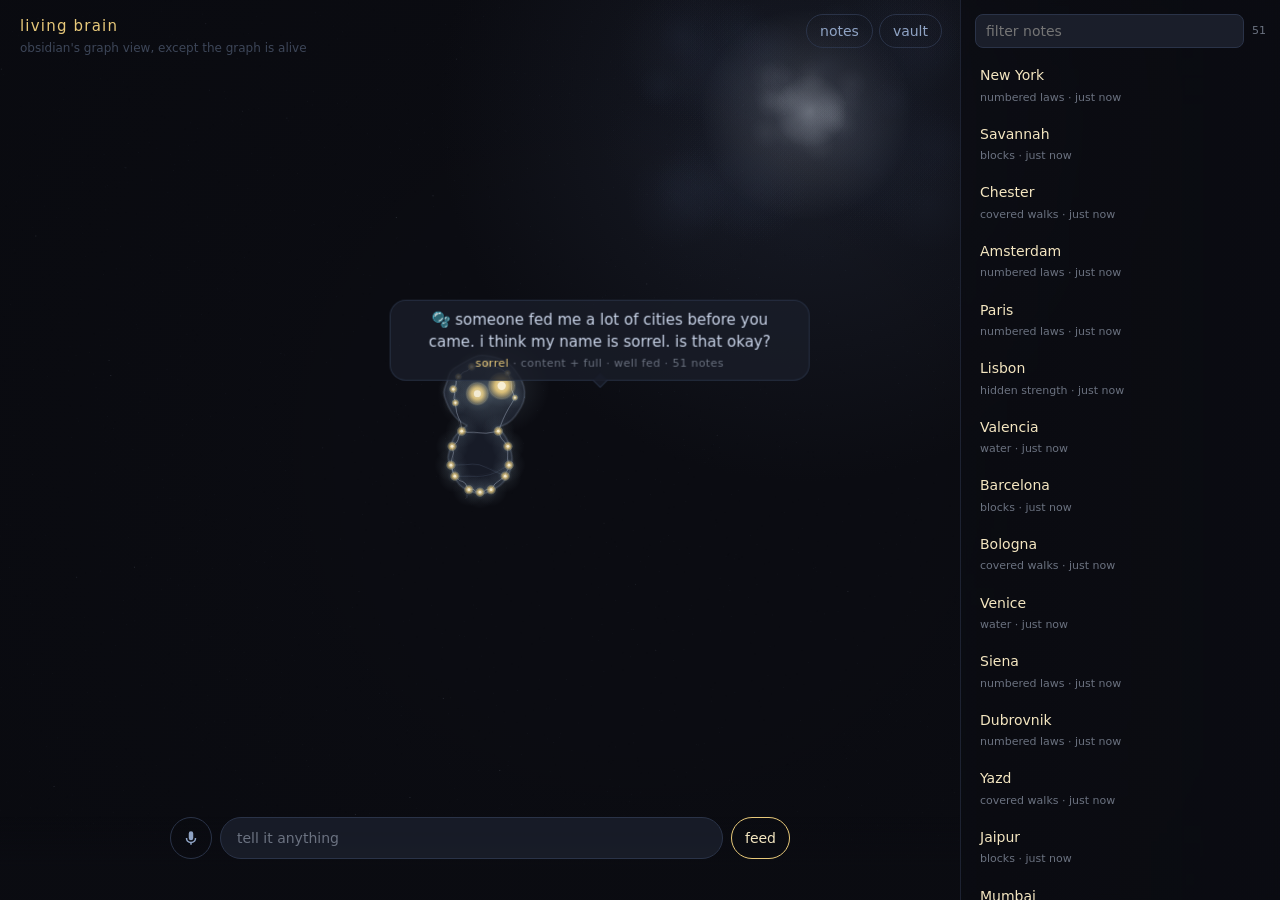
<file: index.html>
<!doctype html>
<html lang="en">
<head>
  <meta charset="utf-8">
  <meta name="viewport" content="width=device-width, initial-scale=1">
  <meta http-equiv="refresh" content="0; url=app/">
  <title>Living Brain</title>
</head>
<body><p><a href="app/">Open Living Brain</a></p></body>
</html>
</file>
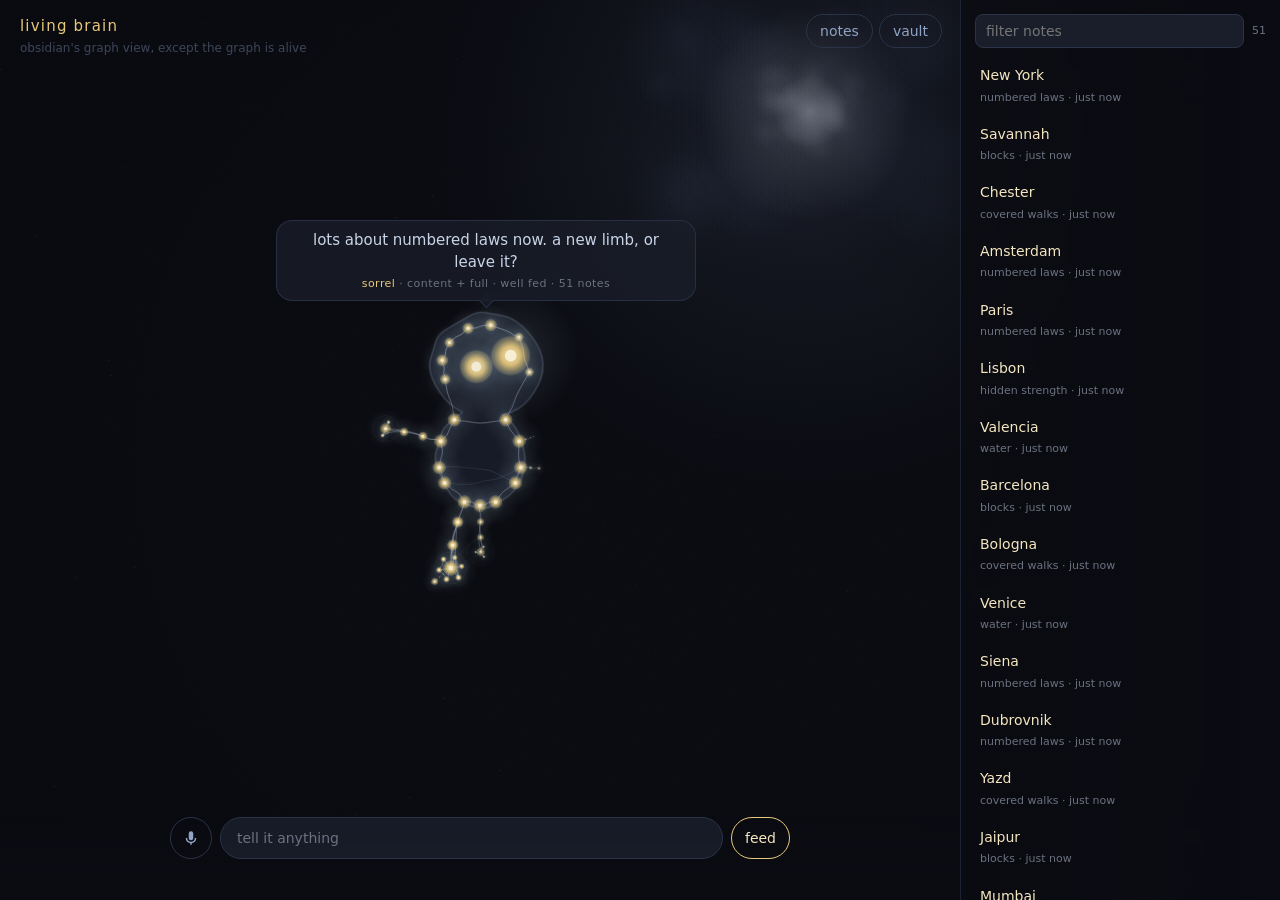
<file: app/index.html>
<!doctype html>
<html lang="en">
<head>
<meta charset="utf-8">
<meta name="viewport" content="width=device-width, initial-scale=1">
<meta name="theme-color" content="#0B0C12">
<title>living brain</title>
<link rel="icon" href="icon.svg" type="image/svg+xml">
<link rel="manifest" href="manifest.webmanifest">
<link rel="stylesheet" href="style.css">
</head>
<body>
<script>if (innerWidth < 1000) document.body.classList.add('panel-closed');</script>
<canvas id="creature" aria-label="your notes, drawn as a living creature"></canvas>

<header class="brand">
  <h1>living brain</h1>
  <p>obsidian's graph view, except the graph is alive</p>
</header>

<nav class="top">
  <button id="toggle-panel" aria-expanded="true" aria-controls="panel">notes</button>
  <details class="tools">
    <summary>vault</summary>
    <div class="tool-menu">
      <button id="new-brain" title="start with a clean private brain">new brain</button>
      <button id="import" title="restore a Living Brain JSON file">import</button>
      <button id="export" title="download your notes as JSON">export</button>
      <button id="install" title="install this brain on your device" hidden>install app</button>
      <button id="reset" title="replace this brain with the city demo">load demo</button>
    </div>
  </details>
  <input id="import-file" class="sr" type="file" accept="application/json,.json" tabindex="-1">
</nav>

<aside id="panel" class="panel">
  <section id="detail" class="detail" hidden></section>
  <div class="panel-head">
    <input id="filter" type="search" placeholder="filter notes" aria-label="filter notes">
    <span id="count" class="count"></span>
  </div>
  <ul id="notes" class="notes"></ul>
</aside>

<div id="bubble" class="bubble" role="status" aria-live="polite">
  <span id="says"></span>
  <small id="mood"></small>
</div>

<main class="dock">
  <div id="card" class="card" hidden></div>
  <form id="entry" class="entry" autocomplete="off">
    <button type="button" id="mic" class="mic" aria-pressed="false" title="talk to it">
      <svg viewBox="0 0 24 24" width="18" height="18" aria-hidden="true"><path fill="currentColor" d="M12 15a3 3 0 0 0 3-3V6a3 3 0 1 0-6 0v6a3 3 0 0 0 3 3Zm5-3a5 5 0 0 1-10 0H5a7 7 0 0 0 6 6.92V21h2v-2.08A7 7 0 0 0 19 12h-2Z"/></svg>
      <span class="sr">voice</span>
    </button>
    <input id="text" name="text" placeholder="tell it anything" aria-label="new note">
    <button type="submit" class="feed">feed</button>
  </form>
  <p id="hint" class="hint"></p>
</main>

<script type="module" src="app.js"></script>
</body>
</html>
</file>
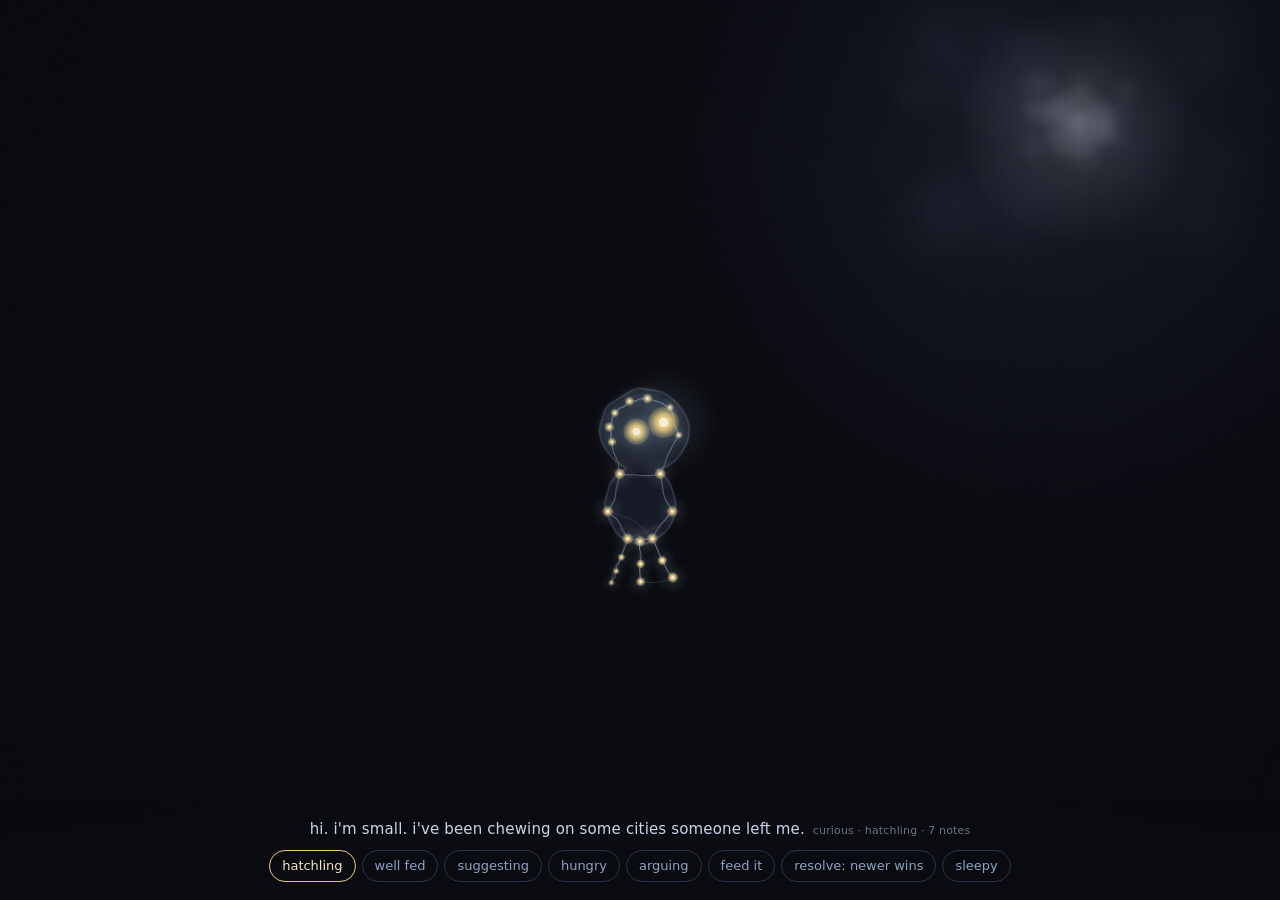
<file: viz/demo.html>
<!doctype html>
<html lang="en">
<head>
<meta charset="utf-8">
<meta name="viewport" content="width=device-width, initial-scale=1">
<title>living brain · creature demo</title>
<style>
  html, body { margin: 0; height: 100%; background: #0B0C12; color: #8FA3C4; font: 13px/1.4 ui-sans-serif, system-ui, sans-serif; }
  canvas { position: fixed; inset: 0; width: 100vw; height: 100vh; display: block; }
  .bar { position: fixed; left: 0; right: 0; bottom: 0; padding: 14px 18px 18px; display: flex; flex-direction: column; gap: 10px; align-items: center;
         background: linear-gradient(to top, rgba(11,12,18,.92), rgba(11,12,18,0)); }
  .says { color: #C9D4E8; font-size: 15px; min-height: 1.4em; text-align: center; letter-spacing: .01em; }
  .says small { color: #6B7280; margin-left: 8px; font-size: 11px; }
  .steps { display: flex; gap: 6px; flex-wrap: wrap; justify-content: center; }
  button { background: transparent; color: #8FA3C4; border: 1px solid #2A3348; border-radius: 999px; padding: 6px 12px; font: inherit; cursor: pointer; }
  button:hover { border-color: #8FA3C4; color: #C9D4E8; }
  button[aria-pressed="true"] { border-color: #E8C97A; color: #F4E6C1; }
  .info { position: fixed; top: 14px; left: 18px; color: #3D4658; font-size: 12px; max-width: 40ch; }
  .info b { color: #8FA3C4; font-weight: 500; }
  body.clean .bar, body.clean .info { display: none; }
</style>
</head>
<body>
<canvas id="c" aria-label="the living brain creature"></canvas>
<div class="info" id="info"></div>
<div class="bar">
  <div class="says" id="says"></div>
  <div class="steps" id="steps"></div>
</div>
<script type="module">
// Demo: waystone's first-meal seed (seed/waystone-first-meal.json) pushed through Engram's tick()
// (src/brain.js), drawn by creature.js, captioned with waystone's lines (voice/waystone-lines.json).
import { createCreature } from './creature.js';
import { tick, clusterHunger, addContradiction, resolveContradiction } from '../src/brain.js';

const esc = s => String(s ?? '').replace(/[&<>"]/g, c => ({ '&': '&amp;', '<': '&lt;', '>': '&gt;', '"': '&quot;' })[c]);
const show = html => (document.getElementById('info').innerHTML = html);
const creature = createCreature(document.getElementById('c'), {
  onNodeClick: n => show(`<b>${esc(n.title)}</b>${n.topic ? ` · ${esc(n.topic)}` : ''}<br>${esc(n.text)}<br><small>${esc((n.tags || []).join(', '))} · ${esc(n.origin)} · vitality ${(+n.vitality).toFixed(2)}</small>`),
});

const [SEED, LINES] = await Promise.all([
  fetch('../seed/waystone-first-meal.json').then(r => r.json()),
  fetch('../voice/waystone-lines.json').then(r => r.json()).catch(() => null),
]);
const HOUR = 3600e3, DAY = 24 * HOUR, at = ms => new Date(ms).toISOString();
const title = (st, id) => (st.notes.find(n => n.id === id)?.title || '').toLowerCase();
const gist = (st, id) => (st.notes.find(n => n.id === id)?.text || '').split(/[.(;]/)[0].trim().toLowerCase();
const fill = (tpl, v) => (tpl || '').replace(/\{(\w+)\}/g, (_, k) => v[k] ?? '');
const line = (group, key, v) => fill((LINES?.[group]?.[key] || [])[0], v);

// starve and feed the "street gifts" limb (n_41 is its hub). Hatchling is 7 notes under
// Engram's stage cutoff of 8, from the three densest topics so they keep the leg slots.
const HUNGRY_TOPIC = 'street gifts';
const HATCH = ['n_01', 'n_39', 'n_03', 'n_09', 'n_23', 'n_31', 'n_41'];
const SUGGESTED = { id: 'l_s1', from: 'n_22', to: 'n_24', reason: 'water kept at home and shared', status: 'suggested', suggestedBy: 'brain' };
const NEW_BOLOGNA = { id: 'n_52', title: 'Bologna porticoes', text: 'the porticoes were for carts and market stalls, the hat thing is a myth', source: 'voice', topic: 'covered walks', tags: ['bologna', 'city'], vitality: 1, replacedBy: null };
const NEW_ISTANBUL = { id: 'n_53', title: 'Istanbul suspended coffee', text: 'askıda kahve: pay for a coffee someone else will drink later', source: 'voice', topic: 'street gifts', tags: ['istanbul', 'city'], vitality: 1, replacedBy: null };

function storeFor(key, now) {
  // re-base the seed so it was eaten an hour ago, whenever this demo runs
  const touch = (n, ago) => ({ ...n, createdAt: n.createdAt && n.createdAt > at(now - ago) ? at(now - ago) : (n.createdAt || at(now - ago)), lastTouchedAt: at(now - ago) });
  let notes = SEED.notes.map(n => touch(n, HOUR)), links = SEED.links.slice(), contradictions = [];
  const voice = (n, ago) => ({ ...n, origin: `miranda voice ${at(now).slice(0, 10)}`, createdAt: at(now - ago), lastTouchedAt: at(now - ago) });
  const starve = () => notes.map(n => n.topic === HUNGRY_TOPIC ? touch(n, 45 * DAY) : n);
  const argue = () => {
    notes = [...notes, voice(NEW_BOLOGNA, 20 * 60e3)];
    links = [...links, { id: 'l_a1', from: 'n_52', to: 'n_09', reason: 'both about Bologna porticoes', status: 'confirmed', suggestedBy: 'miranda', createdAt: at(now) }];
    contradictions = addContradiction({ notes, links, contradictions }, 'n_09', 'n_52', 'porticoes for hats vs for carts').contradictions;
  };
  const feed = () => {
    notes = notes.map(n => n.topic === HUNGRY_TOPIC ? { ...n, lastTouchedAt: at(now) } : n);
    notes = [...notes, voice(NEW_ISTANBUL, 30e3)];
    links = [...links, { id: 'l_f1', from: 'n_53', to: 'n_31', reason: 'leaving something for a stranger', status: 'confirmed', suggestedBy: 'miranda', createdAt: at(now) }];
  };
  let opts = {};
  switch (key) {
    case 'hatchling': notes = notes.filter(n => HATCH.includes(n.id)); links = links.filter(l => HATCH.includes(l.from) && HATCH.includes(l.to)); opts = { justAdded: true }; break;
    case 'well-fed': break;
    case 'suggesting': links = [...links, { ...SUGGESTED, createdAt: at(now) }]; break;
    case 'hungry': notes = starve(); break;
    case 'arguing': notes = starve(); argue(); break;
    case 'fed': notes = starve(); argue(); feed(); opts = { justAdded: true }; break;
    case 'resolved': notes = starve(); argue(); feed();
      ({ notes, links, contradictions } = resolveContradiction({ notes, links, contradictions, creature: {} }, 'c_01', 'newer_wins', null, now)); break;
    case 'sleepy': notes = notes.map(n => touch(n, 5 * DAY)); break;
  }
  // stage comes from tick(): hatchling under 8 live notes, growing under 20, then well_fed
  return tick({ notes, links, contradictions, creature: { ...SEED.creature } }, now, opts);
}

function caption(key, st) {
  const c = st.creature, f = c.flags || {}, m = c.mood;
  if (key === 'hatchling') return (LINES?.first_meal || [])[0] || "hi. i'm small.";
  if (m === 'arguing') { const x = st.contradictions.find(c => c.status === 'open'); return line('moods', 'arguing', { note_a: gist(st, x.a), note_b: gist(st, x.b) }); }
  if (m === 'hungry') return line('moods', 'hungry', { topic: HUNGRY_TOPIC, note: title(st, 'n_41') });
  if (m === 'curious') return line('moods', 'curious', { note: title(st, st.notes[st.notes.length - 1].id) });
  if (f.suggesting || m === 'suggesting') { const l = st.links.find(l => l.status === 'suggested'); return line('flags', 'suggesting', { note_a: title(st, l.from), note_b: title(st, l.to) }); }
  if (f.full || m === 'full') return line('flags', 'full', { note: title(st, 'n_39'), topic: 'numbered laws' });
  return line('moods', m, {});
}

const STEPS = [['hatchling', 'hatchling'], ['well-fed', 'well fed'], ['suggesting', 'suggesting'], ['hungry', 'hungry'], ['arguing', 'arguing'],
  ['fed', 'feed it'], ['resolved', 'resolve: newer wins'], ['sleepy', 'sleepy']];
function go(i) {
  const [key] = STEPS[i], now = Date.now(), store = storeFor(key, now);
  creature.update({ ...store, hunger: clusterHunger(store, now), now });
  const c = store.creature, flags = Object.entries(c.flags || {}).filter(([k, v]) => v === true).map(([k]) => k);
  document.getElementById('says').innerHTML = `${esc(caption(key, store))}<small>${[c.mood, ...flags].join(' + ')} · ${c.stage} · ${store.notes.length} notes</small>`;
  document.querySelectorAll('#steps button').forEach((b, j) => b.setAttribute('aria-pressed', String(j === i)));
  show('');
  return [c.mood, ...flags].join('+');
}

const bar = document.getElementById('steps');
STEPS.forEach(([, label], i) => { const b = document.createElement('button'); b.textContent = label; b.onclick = () => go(i); bar.append(b); });
const params = new URLSearchParams(location.search);
if (params.has('clean')) document.body.classList.add('clean');
if (params.has('reduced')) creature.setReducedMotion(true);
go(0);
window.demo = { go, creature, steps: STEPS.map(s => s[0]) };
</script>
</body>
</html>
</file>
<file: app/style.css>
/* living brain shell (Forge). palette: art/README.md (waystone). moonlight, not neon. */
:root {
  --night: #0B0C12; --lifted: #1A1E2A; --membrane: #2A3348; --moon: #C9D0DC;
  --gold: #E8C97A; --gold-core: #F4E6C1; --silver: #A8C5D4; --thread: #C9D4E8; --dim: #8FA3C4;
  --ash: #6B7280; --ash2: #3D4658; --coral: #E8A87C; --coral2: #E07A4A; --violet: #7B9CFF; --violet2: #8B6BFF;
  --panel-w: 320px;
  font: 14px/1.45 ui-sans-serif, system-ui, -apple-system, "Segoe UI", sans-serif;
}
* { box-sizing: border-box; }
html, body { margin: 0; height: 100%; background: var(--night); color: var(--dim); overflow: hidden; }
canvas#creature { position: fixed; inset: 0; width: 100vw; height: 100vh; display: block; }
button, input, textarea { font: inherit; color: inherit; }
button { background: transparent; border: 1px solid var(--membrane); border-radius: 999px; padding: 6px 13px; cursor: pointer; color: var(--dim); }
button:hover, button:focus-visible { border-color: var(--dim); color: var(--thread); outline: none; }
.sr { position: absolute; width: 1px; height: 1px; overflow: hidden; clip: rect(0 0 0 0); }

.brand { position: fixed; top: 16px; left: 20px; pointer-events: none; }
.brand h1 { margin: 0; font-size: 15px; font-weight: 500; letter-spacing: .08em; color: var(--gold); }
.brand p { margin: 2px 0 0; font-size: 12px; color: var(--ash2); }

.top { position: fixed; top: 14px; right: calc(var(--panel-w) + 18px); display: flex; gap: 6px; transition: right .3s; }
body.panel-closed .top { right: 18px; }
.tools { position: relative; }
.tools summary { list-style: none; user-select: none; background: transparent; border: 1px solid var(--membrane); border-radius: 999px; padding: 6px 13px; cursor: pointer; }
.tools summary::-webkit-details-marker { display: none; }
.tools[open] summary, .tools summary:hover, .tools summary:focus-visible { border-color: var(--dim); color: var(--thread); outline: none; }
.tool-menu { position: absolute; top: calc(100% + 8px); right: 0; width: 170px; padding: 8px; display: grid; gap: 5px; z-index: 8;
  background: rgba(26,30,42,.98); border: 1px solid var(--membrane); border-radius: 12px; box-shadow: 0 14px 40px rgba(0,0,0,.35); }
.tool-menu button { width: 100%; text-align: left; border-radius: 8px; }
.tool-menu #reset { color: var(--coral); }

/* side panel: every note, faded ones dimmer, never removed */
.panel { position: fixed; top: 0; right: 0; bottom: 0; width: var(--panel-w); display: flex; flex-direction: column;
  background: linear-gradient(to left, rgba(11,12,18,.94), rgba(11,12,18,.82)); border-left: 1px solid rgba(42,51,72,.6);
  transition: transform .3s; backdrop-filter: blur(3px); }
body.panel-closed .panel { transform: translateX(100%); }
.panel-head { display: flex; align-items: center; gap: 8px; padding: 14px 14px 8px; }
.panel-head input { flex: 1; background: var(--lifted); border: 1px solid var(--membrane); border-radius: 8px; padding: 6px 10px; color: var(--thread); }
.count { font-size: 11px; color: var(--ash); white-space: nowrap; }
.notes { list-style: none; margin: 0; padding: 0 8px 16px; overflow-y: auto; flex: 1; }
.notes li { padding: 8px 10px; border-radius: 8px; cursor: pointer; border: 1px solid transparent; }
.notes li:hover, .notes li.on { background: rgba(26,30,42,.8); border-color: var(--membrane); }
.notes .t { color: var(--gold-core); display: block; }
.notes .m { font-size: 11px; color: var(--ash); }
.notes li.ghost .t { text-decoration: line-through; text-decoration-color: var(--ash2); color: var(--ash); }
.notes li.voice .t::before { content: "🎙 "; font-size: 10px; }

.detail { margin: 12px 12px 4px; padding: 12px 14px; border: 1px solid var(--membrane); border-radius: 12px; background: rgba(26,30,42,.9); max-height: 45vh; overflow-y: auto; }
.detail h2 { margin: 0 0 6px; font-size: 15px; font-weight: 500; color: var(--gold-core); }
.detail p { margin: 0 0 8px; color: var(--thread); }
.detail .meta { font-size: 11px; color: var(--ash); }
.detail ul { margin: 6px 0 0; padding-left: 16px; font-size: 12px; }
.detail li.suggested { color: var(--ash); font-style: italic; }
.detail .close { float: right; padding: 0 8px; border: 0; font-size: 16px; line-height: 1; }
.chip { display: inline-block; font-size: 11px; padding: 1px 7px; margin: 0 3px 3px 0; border: 1px solid var(--membrane); border-radius: 999px; color: var(--silver); }

/* bottom dock: what it says, one ask at a time, then where you feed it */
.dock { position: fixed; left: 0; right: var(--panel-w); bottom: 0; padding: 0 20px 18px; display: flex; flex-direction: column; align-items: center; gap: 10px;
  background: linear-gradient(to top, rgba(11,12,18,.95) 40%, rgba(11,12,18,0)); transition: right .3s; pointer-events: none; }
body.panel-closed .dock { right: 0; }
.dock > * { pointer-events: auto; }
.bubble { position: fixed; left: 0; top: 0; z-index: 2; width: max-content; max-width: min(420px, calc(100vw - 24px)); text-align: center; color: var(--thread); font-size: 15px;
  padding: 9px 16px; border-radius: 16px; background: rgba(26,30,42,.78); border: 1px solid rgba(42,51,72,.9); min-height: 1.5em; pointer-events: none;
  transition: transform .25s ease-out, opacity .4s; will-change: transform; }
.bubble::after { content: ""; position: absolute; left: 50%; bottom: -6px; width: 10px; height: 10px; margin-left: -5px; transform: rotate(45deg);
  background: rgba(26,30,42,.78); border: solid rgba(42,51,72,.9); border-width: 0 1px 1px 0; }
.bubble.docked::after { display: none; }
.bubble small { display: block; margin-top: 2px; font-size: 11px; color: var(--ash); letter-spacing: .04em; }
.bubble .name { color: var(--gold); }

.card { width: min(620px, 100%); padding: 12px 14px; border-radius: 14px; background: rgba(26,30,42,.92); border: 1px solid var(--membrane); }
.card .why { font-size: 12px; color: var(--ash); margin: 0 0 8px; }
.card .row { display: flex; gap: 6px; flex-wrap: wrap; justify-content: flex-end; margin-top: 10px; }
.card .pair { display: grid; grid-template-columns: 1fr 1fr; gap: 10px; }
.card .side { padding: 8px 10px; border-radius: 10px; background: rgba(11,12,18,.6); border: 1px solid var(--membrane); }
.card .side b { display: block; font-weight: 500; color: var(--gold-core); }
.card .side span { font-size: 12px; color: var(--dim); }
.card .side small { display: block; font-size: 10px; color: var(--ash); margin-top: 4px; }
.card .side.a { border-color: var(--coral2); box-shadow: inset 3px 0 0 var(--coral); }
.card .side.b { border-color: var(--violet2); box-shadow: inset 3px 0 0 var(--violet); }
.card .yes { border-color: var(--gold); color: var(--gold-core); }
.card textarea { width: 100%; margin-top: 8px; background: var(--night); border: 1px solid var(--membrane); border-radius: 8px; padding: 6px 8px; color: var(--thread); resize: vertical; }

.entry { display: flex; gap: 8px; width: min(620px, 100%); }
.entry input { flex: 1; background: rgba(26,30,42,.92); border: 1px solid var(--membrane); border-radius: 999px; padding: 10px 16px; color: var(--gold-core); }
.entry input:focus { outline: none; border-color: var(--gold); }
.entry input::placeholder { color: var(--ash); }
.feed { border-color: var(--gold); color: var(--gold-core); }
.mic { width: 42px; padding: 0; display: grid; place-items: center; }
.mic[aria-pressed="true"] { border-color: var(--coral); color: var(--coral); animation: breathe 1.6s ease-in-out infinite; }
.mic:disabled { opacity: .35; cursor: not-allowed; }
@keyframes breathe { 50% { box-shadow: 0 0 0 6px rgba(232,168,124,.12); } }
.hint { margin: 0; font-size: 11px; color: var(--ash2); min-height: 1.2em; }

@media (max-width: 760px) {
  :root { --panel-w: 100vw; }
  body:not(.panel-closed) .dock { display: none; }
  /* panel is 100vw, so keep the top controls on screen and above it, or you can't close it */
  body:not(.panel-closed) .top { right: 18px; }
  .top, .brand { z-index: 5; }
  .panel { z-index: 4; }
  body:not(.panel-closed) .panel { padding-top: 56px; }
  .brand p { display: none; }
  .tool-menu { max-height: calc(100vh - 70px); overflow-y: auto; }
}
@media (prefers-reduced-motion: reduce) { .mic[aria-pressed="true"] { animation: none; } .bubble { transition: opacity .4s; } .panel, .dock, .top { transition: none; } }
.detail a { color: var(--silver); text-decoration: none; border-bottom: 1px dotted var(--ash2); }
.detail a:hover { color: var(--gold-core); }
</file>
